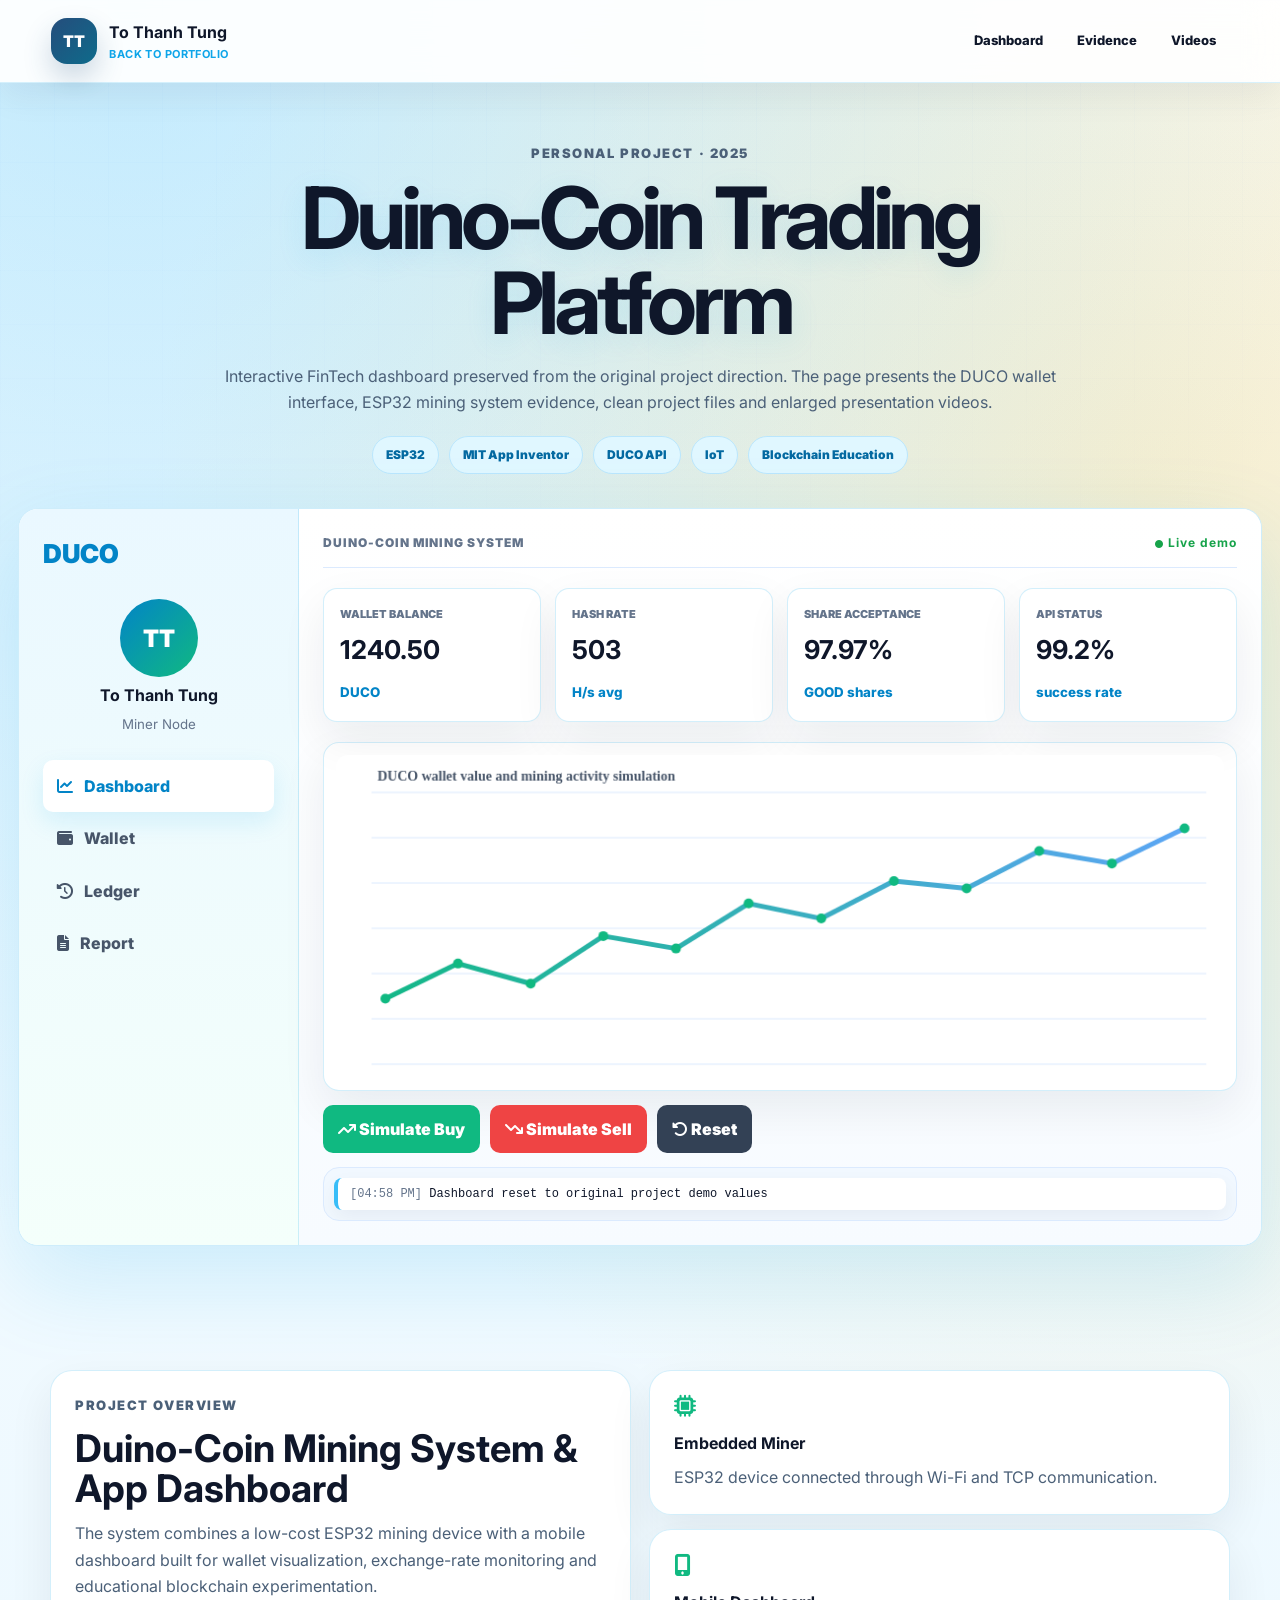
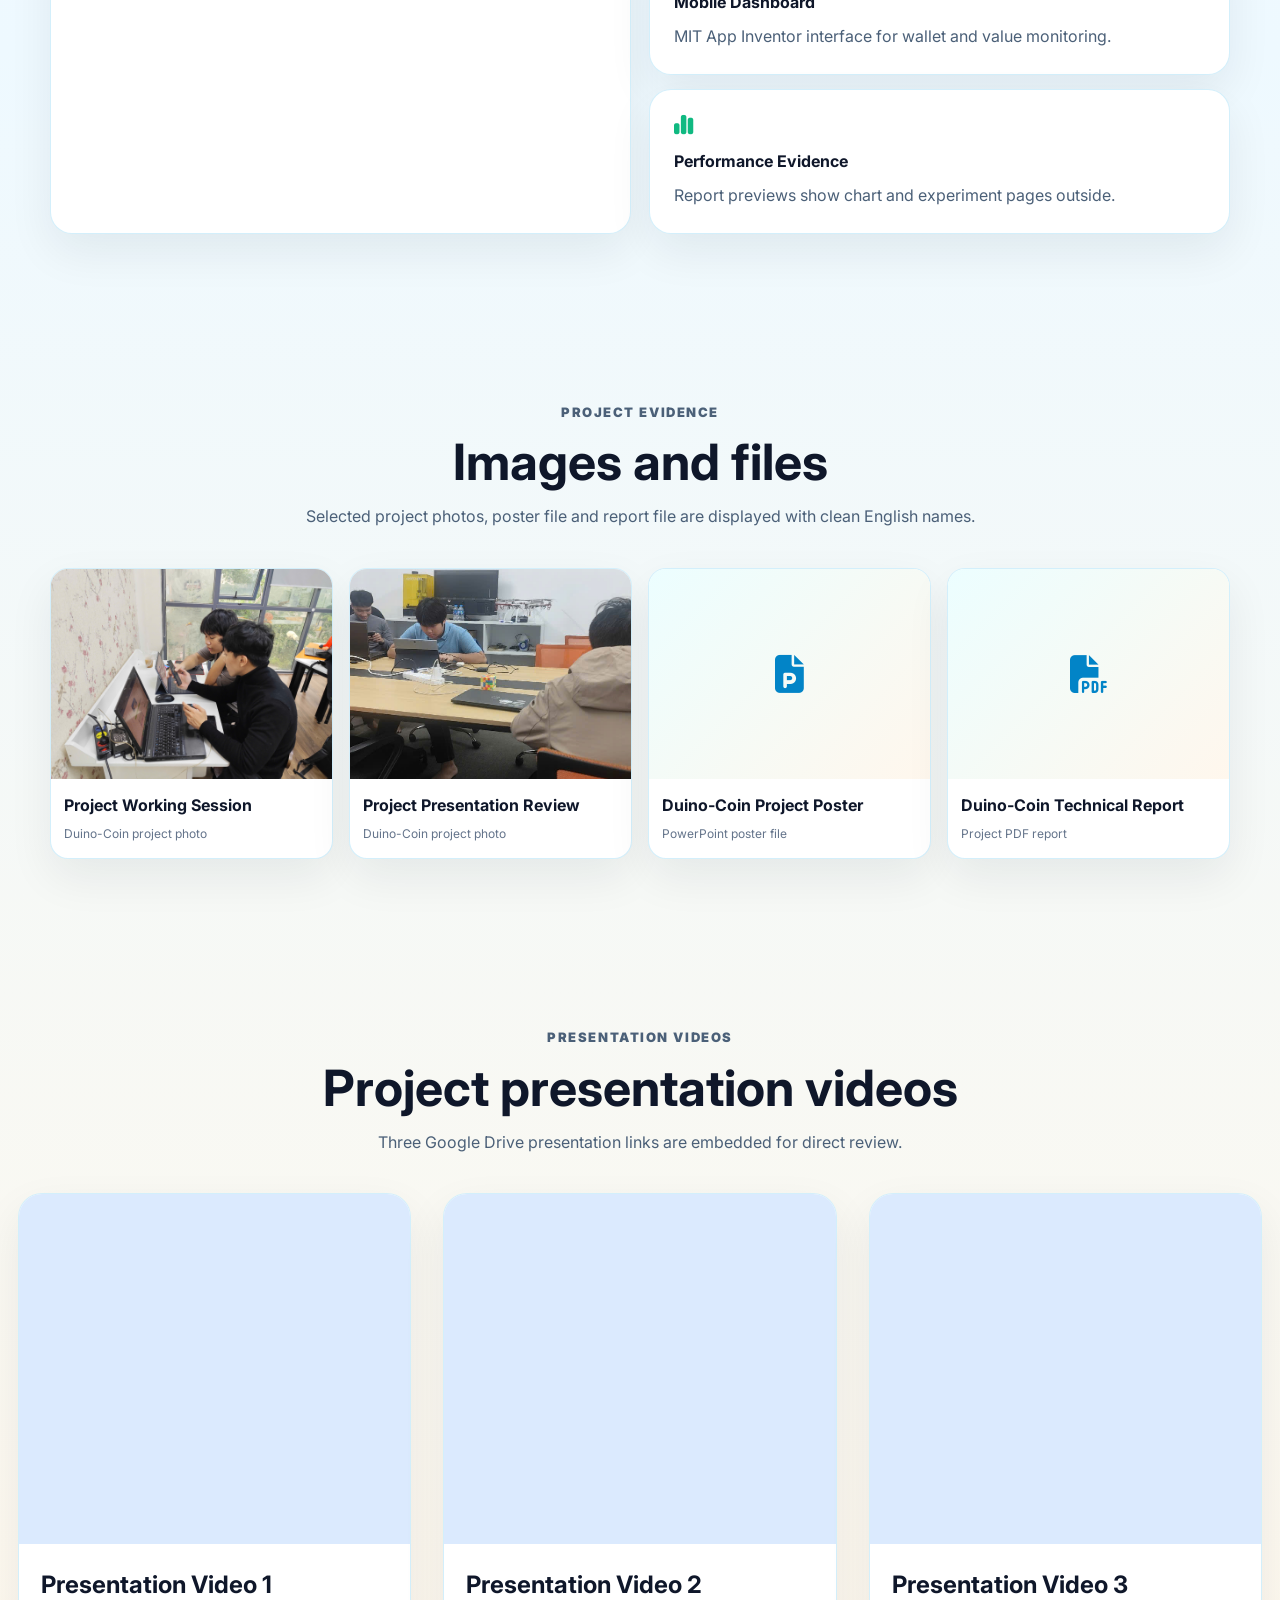
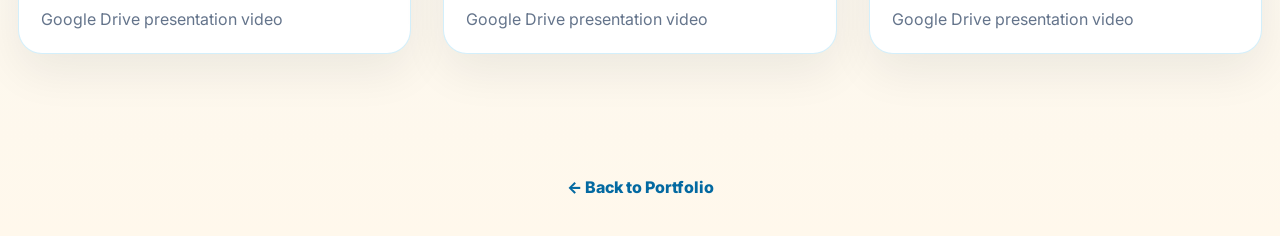
<file: project.html>
<!DOCTYPE html>
<html lang="en">
<head>
  <meta charset="UTF-8" />
  <meta name="viewport" content="width=device-width, initial-scale=1.0" />
  <title>Duino-Coin Trading Platform | To Thanh Tung</title>
  <meta name="description" content="Duino-Coin Trading Platform project page by To Thanh Tung." />
  <link rel="preconnect" href="https://fonts.googleapis.com">
  <link rel="preconnect" href="https://fonts.gstatic.com" crossorigin>
  <link href="https://fonts.googleapis.com/css2?family=Inter:wght@400;500;600;700;800;900&display=swap" rel="stylesheet">
  <link rel="stylesheet" href="https://cdnjs.cloudflare.com/ajax/libs/font-awesome/6.5.0/css/all.min.css">
  <link rel="stylesheet" href="style.css" />
</head>
<body class="project-page">
  <header class="site-header project-header">
    <a class="brand" href="index.html">
      <span class="brand-mark">TT</span>
      <span><b>To Thanh Tung</b><small>Back to Portfolio</small></span>
    </a>
    <nav class="main-nav">
      <a href="#dashboard">Dashboard</a>
      <a href="#evidence">Evidence</a>
      <a href="#videos">Videos</a>
    </nav>
  </header>

  <main>
    <section class="project-hero" id="dashboard">
      <div class="project-title reveal">
        <p class="eyebrow">Personal Project · 2025</p>
        <h1>Duino-Coin Trading Platform</h1>
        <p>Interactive FinTech dashboard preserved from the original project direction. The page presents the DUCO wallet interface, ESP32 mining system evidence, clean project files and enlarged presentation videos.</p>
        <div class="project-tags"><span>ESP32</span><span>MIT App Inventor</span><span>DUCO API</span><span>IoT</span><span>Blockchain Education</span></div>
      </div>

      <div class="trade-terminal reveal delay-1">
        <aside class="terminal-side">
          <div class="terminal-logo">DUCO</div>
          <div class="terminal-user"><span>TT</span><b>To Thanh Tung</b><small>Miner Node</small></div>
          <button class="side-item active"><i class="fa-solid fa-chart-line"></i> Dashboard</button>
          <button class="side-item"><i class="fa-solid fa-wallet"></i> Wallet</button>
          <button class="side-item"><i class="fa-solid fa-clock-rotate-left"></i> Ledger</button>
          <button class="side-item"><i class="fa-solid fa-file-lines"></i> Report</button>
        </aside>
        <section class="terminal-main">
          <div class="terminal-top"><span>DUINO-COIN MINING SYSTEM</span><b><i class="fa-solid fa-circle"></i> Live demo</b></div>
          <div class="wallet-grid">
            <div class="wallet-card"><span>Wallet Balance</span><b id="balanceVal">1240.50</b><small>DUCO</small></div>
            <div class="wallet-card"><span>Hash Rate</span><b id="hashVal">503</b><small>H/s avg</small></div>
            <div class="wallet-card"><span>Share Acceptance</span><b>97.97%</b><small>GOOD shares</small></div>
            <div class="wallet-card"><span>API Status</span><b>99.2%</b><small>success rate</small></div>
          </div>
          <div class="chart-panel">
            <canvas id="tradeChart" width="900" height="320"></canvas>
          </div>
          <div class="trade-controls">
            <button class="trade-btn buy" id="buyBtn"><i class="fa-solid fa-arrow-trend-up"></i> Simulate Buy</button>
            <button class="trade-btn sell" id="sellBtn"><i class="fa-solid fa-arrow-trend-down"></i> Simulate Sell</button>
            <button class="trade-btn reset" id="resetBtn"><i class="fa-solid fa-rotate-left"></i> Reset</button>
          </div>
          <div class="ledger" id="ledgerBox"></div>
        </section>
      </div>
    </section>

    <section class="section project-summary reveal">
      <div class="summary-card">
        <p class="eyebrow">Project Overview</p>
        <h2>Duino-Coin Mining System & App Dashboard</h2>
        <p>The system combines a low-cost ESP32 mining device with a mobile dashboard built for wallet visualization, exchange-rate monitoring and educational blockchain experimentation.</p>
      </div>
      <div class="summary-grid">
        <div><i class="fa-solid fa-microchip"></i><b>Embedded Miner</b><span>ESP32 device connected through Wi-Fi and TCP communication.</span></div>
        <div><i class="fa-solid fa-mobile-screen-button"></i><b>Mobile Dashboard</b><span>MIT App Inventor interface for wallet and value monitoring.</span></div>
        <div><i class="fa-solid fa-chart-simple"></i><b>Performance Evidence</b><span>Report previews show chart and experiment pages outside.</span></div>
      </div>
    </section>

    <section id="evidence" class="section evidence-section">
      <div class="section-head reveal">
        <p class="eyebrow">Project Evidence</p>
        <h2>Images and files</h2>
        <p>Selected project photos, poster file and report file are displayed with clean English names.</p>
      </div>
      <div class="evidence-grid reveal" id="projectEvidence"></div>
    </section>


    <section id="videos" class="section video-section">
      <div class="section-head reveal">
        <p class="eyebrow">Presentation Videos</p>
        <h2>Project presentation videos</h2>
        <p>Three Google Drive presentation links are embedded for direct review.</p>
      </div>
      <div class="video-grid reveal" id="videoGrid"></div>
    </section>
  </main>

  <footer class="footer project-footer"><a href="index.html">← Back to Portfolio</a></footer>

  <div class="modal" id="mediaModal" aria-hidden="true">
    <button class="modal-close" id="modalClose" aria-label="Close">×</button>
    <div class="modal-box" id="modalBox"></div>
  </div>

  <script src="script.js"></script>
</body>
</html>
</file>
<file: style.css>
:root{
  --ink:#17345c;
  --muted:#5f7189;
  --line:#d9e4ef;
  --bg:#eef5fb;
  --paper:#ffffff;
  --gold:#c27a2c;
  --gold-2:#f0b35a;
  --blue:#254d7c;
  --sky:#5ab8d9;
  --green:#10b981;
  --red:#ef4444;
  --shadow:0 22px 60px rgba(31,58,93,.16);
  --radius:28px;
}
*{box-sizing:border-box;margin:0;padding:0}
html{scroll-behavior:smooth}
body{font-family:Inter,system-ui,-apple-system,Segoe UI,sans-serif;background:radial-gradient(circle at 12% 8%,#fff 0,#eef5fb 38%,#e5eef7 100%);color:var(--ink);line-height:1.65;overflow-x:hidden}
a{text-decoration:none;color:inherit} button{font:inherit} img{display:block;max-width:100%}
body:before{content:"";position:fixed;inset:0;pointer-events:none;background:linear-gradient(90deg,rgba(255,255,255,.42) 1px,transparent 1px),linear-gradient(180deg,rgba(255,255,255,.38) 1px,transparent 1px);background-size:54px 54px;mask-image:linear-gradient(#000,transparent 78%);opacity:.42;z-index:-1}
.site-header{position:sticky;top:0;z-index:30;display:flex;align-items:center;justify-content:space-between;gap:22px;padding:18px clamp(18px,4vw,64px);background:rgba(246,250,255,.82);backdrop-filter:blur(18px);border-bottom:1px solid rgba(201,215,229,.75)}
.brand{display:flex;align-items:center;gap:12px;font-weight:900}.brand-mark{width:46px;height:46px;border-radius:16px;display:grid;place-items:center;background:linear-gradient(135deg,var(--blue),#0e6b8b);color:white;box-shadow:0 14px 28px rgba(37,77,124,.22)}.brand small{display:block;font-size:11px;color:var(--muted);font-weight:700;letter-spacing:.04em;text-transform:uppercase}.main-nav{display:flex;gap:8px;flex-wrap:wrap}.main-nav a{font-size:13px;font-weight:800;color:#3c5574;padding:10px 13px;border-radius:999px}.main-nav a:hover{background:white;color:var(--blue);box-shadow:0 8px 24px rgba(31,58,93,.08)}
.section{width:min(1180px,calc(100% - 36px));margin:0 auto;padding:84px 0}.eyebrow{font-size:13px;text-transform:uppercase;font-weight:900;letter-spacing:.12em;color:var(--gold);margin-bottom:12px}.section-head{text-align:center;max-width:780px;margin:0 auto 38px}.section-head h2{font-size:clamp(30px,4vw,50px);line-height:1.08;margin-bottom:14px}.section-head p{color:var(--muted)}
.hero-section{min-height:calc(100vh - 82px);width:min(1180px,calc(100% - 36px));margin:0 auto;display:grid;grid-template-columns:1.05fr .75fr;align-items:center;gap:44px;padding:70px 0}.hero-copy h1{font-size:clamp(58px,9vw,118px);line-height:.88;letter-spacing:-.07em;margin-bottom:22px}.hero-copy h1 span{display:block;color:var(--gold)}.lead{font-size:clamp(17px,2vw,22px);color:#425b78;max-width:720px}.hero-actions{display:flex;gap:13px;flex-wrap:wrap;margin-top:28px}.btn{border:0;border-radius:999px;padding:13px 18px;font-weight:900;display:inline-flex;align-items:center;justify-content:center;gap:9px;cursor:pointer;transition:.25s}.btn.primary{background:linear-gradient(135deg,var(--blue),#0b7fa5);color:white;box-shadow:0 15px 32px rgba(37,77,124,.24)}.btn.soft{background:white;color:var(--blue);border:1px solid var(--line)}.btn:hover{transform:translateY(-2px)}
.hero-card{background:rgba(255,255,255,.74);border:1px solid rgba(255,255,255,.9);padding:24px;border-radius:40px;box-shadow:var(--shadow);position:relative}.hero-card:before{content:"";position:absolute;inset:-18px;z-index:-1;border-radius:54px;background:linear-gradient(135deg,rgba(194,122,44,.24),rgba(90,184,217,.22));filter:blur(14px)}.portrait-frame{aspect-ratio:4/5;border-radius:30px;overflow:hidden;background:#dce9f5}.portrait-frame img{width:100%;height:100%;object-fit:cover}.quick-stats{display:grid;grid-template-columns:repeat(3,1fr);gap:10px;margin-top:14px}.quick-stats div{background:#f7fbff;border:1px solid var(--line);border-radius:20px;padding:14px;text-align:center}.quick-stats b{display:block;font-size:20px}.quick-stats span{font-size:12px;color:var(--muted);font-weight:800}
.intro-strip{display:grid;grid-template-columns:.9fr 1fr;gap:28px;align-items:end;background:rgba(255,255,255,.68);border:1px solid rgba(255,255,255,.95);border-radius:var(--radius);padding:42px;box-shadow:var(--shadow)}.intro-strip h2{font-size:clamp(28px,3.4vw,46px);line-height:1.08}.intro-strip p{color:var(--muted)}
.awards-section{width:min(1400px,calc(100% - 28px))}.award-carousel{position:relative;min-height:570px;padding:24px 0 60px}.car-stage{position:relative;height:440px;perspective:1200px}.award-card{position:absolute;top:50%;left:50%;width:330px;height:420px;border:0;background:transparent;border-radius:24px;overflow:hidden;box-shadow:0 26px 60px rgba(23,52,92,.18);cursor:pointer;transition:transform .55s ease,opacity .55s ease,filter .55s ease;transform:translate(-50%,-50%);transform-style:preserve-3d}.award-card img,.award-card .img-fallback{width:100%;height:100%;object-fit:cover}.award-card .award-caption{position:absolute;left:14px;right:14px;bottom:14px;padding:12px;border-radius:16px;background:rgba(255,255,255,.9);font-weight:900;color:var(--ink);font-size:13px;opacity:0;transform:translateY(10px);transition:.25s}.award-card.is-active .award-caption,.award-card:hover .award-caption{opacity:1;transform:translateY(0)}.award-card[data-pos="0"]{transform:translate(-50%,-50%) scale(1.05);z-index:9}.award-card[data-pos="-1"]{transform:translate(-98%,-50%) rotateY(18deg) scale(.9);z-index:8}.award-card[data-pos="1"]{transform:translate(-2%,-50%) rotateY(-18deg) scale(.9);z-index:8}.award-card[data-pos="-2"]{transform:translate(-142%,-50%) rotateY(30deg) scale(.76);z-index:6;filter:saturate(.8);opacity:.88}.award-card[data-pos="2"]{transform:translate(42%,-50%) rotateY(-30deg) scale(.76);z-index:6;filter:saturate(.8);opacity:.88}.award-card[data-pos="-3"]{transform:translate(-180%,-50%) rotateY(40deg) scale(.62);z-index:4;opacity:.55}.award-card[data-pos="3"]{transform:translate(80%,-50%) rotateY(-40deg) scale(.62);z-index:4;opacity:.55}.award-card.is-hidden{opacity:0;pointer-events:none;transform:translate(-50%,-50%) scale(.45)}.car-arrow{position:absolute;top:255px;z-index:15;width:58px;height:58px;border:0;border-radius:50%;background:#23476f;color:white;display:grid;place-items:center;font-size:26px;cursor:pointer;box-shadow:0 16px 28px rgba(35,71,111,.24)}.car-arrow.left{left:calc(50% - 650px)}.car-arrow.right{right:calc(50% - 650px)}.car-arrow:hover{background:var(--gold)}.car-dots{position:absolute;bottom:8px;left:0;right:0;display:flex;gap:11px;justify-content:center}.car-dots button{width:12px;height:12px;border-radius:50%;border:0;background:#c9d6e5;cursor:pointer}.car-dots button.active{background:var(--gold);transform:scale(1.15)}
.project-promo{display:grid;grid-template-columns:1fr .78fr;gap:26px;align-items:center;background:linear-gradient(135deg,#ffffff,#eef7ff);border:1px solid white;border-radius:36px;padding:46px;box-shadow:var(--shadow)}.promo-copy h2{font-size:clamp(34px,5vw,64px);line-height:1;margin-bottom:18px}.promo-copy p{color:var(--muted);margin-bottom:20px}.mini-dashboard{background:#0b0f19;color:white;border-radius:30px;padding:24px;box-shadow:0 30px 60px rgba(11,15,25,.28)}.mini-top{display:flex;justify-content:space-between;color:#a7f3d0;font-weight:900}.mini-balance{font-size:48px;font-weight:900;margin:24px 0}.mini-balance small{font-size:16px;color:#94a3b8}.mini-bars{display:flex;align-items:end;gap:10px;height:130px}.mini-bars i{display:block;flex:1;border-radius:14px 14px 6px 6px;background:linear-gradient(180deg,#10b981,#064e3b)}.mini-bars i:nth-child(1){height:32%}.mini-bars i:nth-child(2){height:55%}.mini-bars i:nth-child(3){height:44%}.mini-bars i:nth-child(4){height:82%}.mini-bars i:nth-child(5){height:70%}
.filter-tabs{display:flex;gap:10px;justify-content:center;flex-wrap:wrap;margin-bottom:28px}.filter-tabs button{border:1px solid var(--line);background:white;color:var(--blue);font-weight:900;border-radius:999px;padding:10px 18px;cursor:pointer}.filter-tabs button.active,.filter-tabs button:hover{background:var(--blue);color:white}.activity-grid{display:grid;grid-template-columns:repeat(2,minmax(0,1fr));gap:22px}.activity-card{background:rgba(255,255,255,.78);border:1px solid white;border-radius:28px;padding:22px;box-shadow:0 18px 42px rgba(31,58,93,.1)}.activity-card h3{font-size:24px;line-height:1.14;margin:10px 0}.activity-card p{color:var(--muted);font-size:14px}.activity-meta{display:flex;justify-content:space-between;gap:12px;color:var(--gold);font-size:12px;font-weight:900;text-transform:uppercase}.thumbs{display:grid;grid-template-columns:repeat(5,1fr);gap:8px;margin:16px 0}.thumbs button{border:0;background:#dce9f5;border-radius:14px;overflow:hidden;aspect-ratio:1/1;cursor:pointer}.thumbs img,.thumbs .img-fallback{width:100%;height:100%;object-fit:cover}.more-thumb{display:grid;place-items:center;background:#23476f;color:white;font-weight:900;border-radius:14px}.open-card{width:100%;border:1px solid var(--line);background:#f8fbff;color:var(--blue);border-radius:16px;padding:11px;font-weight:900;cursor:pointer}.open-card:hover{background:var(--blue);color:white}.contact-section{background:#17345c;color:white;border-radius:36px;padding:46px;text-align:center}.contact-section p{color:#d5e2ef}.footer{text-align:center;color:var(--muted);font-weight:800;padding:36px}
.modal{position:fixed;inset:0;z-index:100;display:none;align-items:center;justify-content:center;background:rgba(12,22,36,.78);backdrop-filter:blur(14px);padding:22px}.modal.show{display:flex}.modal-close{position:absolute;top:22px;right:26px;border:0;background:white;color:var(--ink);width:48px;height:48px;border-radius:50%;font-size:30px;cursor:pointer;z-index:2}.modal-box{background:white;border-radius:30px;max-width:min(1100px,96vw);max-height:88vh;overflow:auto;box-shadow:0 30px 80px rgba(0,0,0,.35)}.modal-image{max-height:78vh;width:auto;margin:auto;border-radius:24px}.modal-content{padding:28px}.modal-content h2{font-size:34px;margin-bottom:10px}.modal-content p{color:var(--muted);margin-bottom:18px}.modal-gallery{display:grid;grid-template-columns:repeat(auto-fill,minmax(180px,1fr));gap:14px}.modal-gallery button,.modal-gallery a{border:1px solid var(--line);background:#f8fbff;border-radius:18px;overflow:hidden;color:var(--ink);font-weight:800;text-align:left;cursor:pointer}.modal-gallery img,.modal-gallery .img-fallback,.file-tile{width:100%;aspect-ratio:4/3;object-fit:cover}.modal-gallery span{display:block;padding:10px;font-size:12px}.file-tile{display:grid;place-items:center;background:linear-gradient(135deg,#e8f2fb,#fff);color:var(--blue);font-size:34px}.img-fallback{display:grid;place-items:center;background:linear-gradient(135deg,#e3edf7,#fff);color:var(--blue);font-weight:900;text-align:center;padding:10px}.img-fallback span{font-size:12px}
.reveal{opacity:0;transform:translateY(22px);transition:.65s ease}.reveal.show{opacity:1;transform:translateY(0)}.delay-1{transition-delay:.12s}
/* Project page */
.project-page{background:#09090b;color:#f4f4f5}.project-page:before{opacity:.08}.project-header{background:rgba(9,9,11,.82);border-bottom:1px solid #27272a}.project-header .main-nav a{color:#a1a1aa}.project-header .main-nav a:hover{background:#18181b;color:#10b981}.project-hero{width:min(1260px,calc(100% - 36px));margin:0 auto;padding:60px 0 40px}.project-title{text-align:center;max-width:900px;margin:0 auto 34px}.project-title h1{font-size:clamp(46px,7vw,86px);line-height:.98;letter-spacing:-.06em;margin-bottom:18px}.project-title p{color:#a1a1aa}.project-tags{display:flex;justify-content:center;gap:10px;flex-wrap:wrap;margin-top:20px}.project-tags span{border:1px solid #27272a;background:#111114;color:#10b981;border-radius:999px;padding:8px 13px;font-size:12px;font-weight:900}.trade-terminal{display:grid;grid-template-columns:280px 1fr;background:#09090b;border:1px solid #27272a;border-radius:20px;overflow:hidden;box-shadow:0 30px 90px rgba(0,0,0,.38)}.terminal-side{border-right:1px solid #27272a;padding:24px;background:#0b0b0e}.terminal-logo{font-size:26px;font-weight:900;color:#10b981;margin-bottom:24px}.terminal-user{display:grid;gap:5px;justify-items:center;text-align:center;margin-bottom:24px}.terminal-user span{width:78px;height:78px;border-radius:50%;display:grid;place-items:center;background:#10b981;color:white;font-weight:900;font-size:24px}.terminal-user small{color:#71717a}.side-item{width:100%;border:0;background:transparent;color:#a1a1aa;text-align:left;padding:13px 14px;border-radius:10px;font-weight:800;display:flex;align-items:center;gap:11px}.side-item.active,.side-item:hover{background:#18181b;color:#10b981}.terminal-main{padding:24px}.terminal-top{display:flex;justify-content:space-between;border-bottom:1px solid #27272a;padding-bottom:15px;color:#71717a;font-size:12px;font-weight:900;letter-spacing:.08em}.terminal-top b{color:#10b981}.terminal-top i{font-size:8px}.wallet-grid{display:grid;grid-template-columns:repeat(4,1fr);gap:14px;margin:20px 0}.wallet-card{background:#0e0e12;border:1px solid #27272a;border-radius:14px;padding:16px}.wallet-card span{display:block;color:#71717a;font-size:11px;font-weight:900;text-transform:uppercase}.wallet-card b{display:block;font-size:26px;margin:6px 0}.wallet-card small{color:#10b981;font-weight:800}.chart-panel{background:#0e0e12;border:1px solid #27272a;border-radius:16px;padding:12px}#tradeChart{width:100%;height:auto}.trade-controls{display:flex;gap:10px;margin:14px 0;flex-wrap:wrap}.trade-btn{border:0;border-radius:10px;padding:11px 15px;font-weight:900;cursor:pointer}.trade-btn.buy{background:#10b981;color:white}.trade-btn.sell{background:#ef4444;color:white}.trade-btn.reset{background:#27272a;color:#e4e4e7}.ledger{display:grid;gap:8px;max-height:150px;overflow:auto}.ledger p{background:#111114;border-left:4px solid #71717a;border-radius:8px;padding:9px 12px;font:12px ui-monospace,monospace;color:#d4d4d8}.ledger p.buy{border-left-color:#10b981}.ledger p.sell{border-left-color:#ef4444}.ledger span{color:#71717a}.project-page .section{color:#f4f4f5}.project-page .section-head p,.project-page .summary-card p{color:#a1a1aa}.project-page code{color:#10b981}.project-summary{display:grid;grid-template-columns:1fr 1fr;gap:18px}.summary-card,.summary-grid div{background:#0e0e12;border:1px solid #27272a;border-radius:22px;padding:24px}.summary-card h2{font-size:38px;line-height:1.05;margin-bottom:12px}.summary-grid{display:grid;gap:14px}.summary-grid i{color:#10b981;font-size:22px}.summary-grid b{display:block;margin:8px 0}.summary-grid span{color:#a1a1aa}.evidence-grid,.pdf-grid,.video-grid{display:grid;grid-template-columns:repeat(auto-fill,minmax(240px,1fr));gap:16px}.evidence-card,.pdf-card,.video-card{background:#0e0e12;border:1px solid #27272a;border-radius:18px;overflow:hidden;color:white}.evidence-card button,.evidence-card a,.pdf-card button{width:100%;border:0;background:transparent;color:white;text-align:left;cursor:pointer;display:block}.evidence-card img,.pdf-card img{width:100%;aspect-ratio:4/3;object-fit:cover}.evidence-card div,.pdf-card div{padding:13px}.evidence-card b,.pdf-card b{display:block}.evidence-card span,.pdf-card span{color:#a1a1aa;font-size:12px}.file-card{display:grid;place-items:center;aspect-ratio:4/3;background:#18181b;color:#10b981;font-size:38px}.video-card iframe{width:100%;aspect-ratio:16/9;border:0}.video-card div{padding:14px}.project-footer{background:#09090b}.project-footer a{color:#10b981}
@media (max-width:980px){.site-header{position:relative;align-items:flex-start;flex-direction:column}.hero-section,.intro-strip,.project-promo,.project-summary{grid-template-columns:1fr}.activity-grid{grid-template-columns:1fr}.trade-terminal{grid-template-columns:1fr}.terminal-side{border-right:0;border-bottom:1px solid #27272a}.wallet-grid{grid-template-columns:repeat(2,1fr)}.car-arrow.left{left:6px}.car-arrow.right{right:6px}.award-card{width:270px;height:360px}.award-card[data-pos="-2"],.award-card[data-pos="2"],.award-card[data-pos="-3"],.award-card[data-pos="3"]{opacity:0;pointer-events:none}}
@media (max-width:620px){.section{width:calc(100% - 24px);padding:56px 0}.hero-section{width:calc(100% - 24px);grid-template-columns:1fr;padding:38px 0}.hero-copy h1{font-size:62px}.intro-strip,.project-promo{padding:24px}.wallet-grid{grid-template-columns:1fr}.thumbs{grid-template-columns:repeat(3,1fr)}.award-carousel{min-height:460px}.car-stage{height:350px}.award-card{width:236px;height:315px}.award-card[data-pos="-1"]{transform:translate(-72%,-50%) rotateY(18deg) scale(.82)}.award-card[data-pos="1"]{transform:translate(-28%,-50%) rotateY(-18deg) scale(.82)}}


/* === FINAL FIX: remove awards-gallery footprint and brighten project page === */
.awards-section{display:none!important;}

.project-page{
  background:
    radial-gradient(circle at 12% 8%, rgba(255,196,87,.32), transparent 34%),
    radial-gradient(circle at 88% 18%, rgba(45,212,191,.28), transparent 32%),
    linear-gradient(180deg,#f8fbff 0%, #edf8ff 42%, #fff7ea 100%) !important;
  color:#0f172a !important;
}
.project-page:before{
  opacity:.22 !important;
  background-image: linear-gradient(rgba(37,99,235,.08) 1px, transparent 1px), linear-gradient(90deg, rgba(37,99,235,.08) 1px, transparent 1px) !important;
}
.project-header{
  background:rgba(255,255,255,.86)!important;
  border-bottom:1px solid rgba(37,99,235,.13)!important;
  box-shadow:0 14px 34px rgba(15,23,42,.06)!important;
  backdrop-filter:blur(16px);
}
.project-header .main-nav a{color:#29415f!important;}
.project-header .main-nav a:hover{background:#e0f2fe!important;color:#0284c7!important;}
.project-header .brand small{color:#0ea5e9!important;}
.project-title p,.project-page .section-head p,.project-page .summary-card p,.project-page .summary-grid span{color:#52657c!important;}
.project-title h1{
  color:#0f172a!important;
  text-shadow:0 8px 30px rgba(14,165,233,.12);
}
.project-tags span{border:1px solid rgba(14,165,233,.25)!important;background:#ecfeff!important;color:#0369a1!important;}
.trade-terminal{background:white!important;border:1px solid rgba(14,165,233,.16)!important;box-shadow:0 30px 90px rgba(37,99,235,.14)!important;}
.terminal-side{background:linear-gradient(180deg,#eff6ff,#ecfeff)!important;border-right:1px solid rgba(14,165,233,.18)!important;}
.terminal-logo{color:#0284c7!important;}
.terminal-user span{background:linear-gradient(135deg,#0ea5e9,#22c55e)!important;}
.terminal-user small{color:#64748b!important;}
.side-item{color:#475569!important;}
.side-item.active,.side-item:hover{background:white!important;color:#0284c7!important;box-shadow:0 10px 24px rgba(14,165,233,.12)!important;}
.terminal-main{background:linear-gradient(180deg,#ffffff,#f8fbff)!important;}
.terminal-top{border-bottom:1px solid #dbeafe!important;color:#64748b!important;}
.terminal-top b{color:#16a34a!important;}
.wallet-card,.chart-panel,.summary-card,.summary-grid div,.evidence-card,.pdf-card,.video-card{background:#ffffff!important;border:1px solid rgba(14,165,233,.14)!important;color:#0f172a!important;box-shadow:0 18px 45px rgba(15,23,42,.08)!important;}
.wallet-card span,.evidence-card span,.pdf-card span,.video-card span{color:#64748b!important;}
.wallet-card small{color:#0284c7!important;}
.file-card{background:linear-gradient(135deg,#ecfeff,#fff7ed)!important;color:#0284c7!important;}
.project-page code{background:#e0f2fe;color:#0369a1;padding:2px 6px;border-radius:7px;}
.project-page .btn.soft{background:#e0f2fe!important;color:#0369a1!important;border:1px solid rgba(14,165,233,.22)!important;}
.project-footer{background:transparent!important;}
.project-footer a{color:#0369a1!important;}
#tradeChart{background:#ffffff;border-radius:12px;}

/* Bigger, centered presentation video cards */
.video-section{width:min(1540px,calc(100% - 36px))!important;}
.video-section .section-head{text-align:center;max-width:900px;margin-left:auto;margin-right:auto;}
.video-grid{grid-template-columns:repeat(3,minmax(0,1fr))!important;gap:28px!important;}
.video-card{border-radius:24px!important;overflow:hidden;}
.video-card iframe{width:100%!important;aspect-ratio:16/9!important;min-height:300px;border:0!important;background:#dbeafe;}
.video-card div{padding:20px 22px!important;}
.video-card b{font-size:22px;line-height:1.2;display:block;margin-bottom:6px;}

.report-section .section-head p:empty{display:none;}

@media(max-width:1100px){.video-grid{grid-template-columns:1fr!important}.video-card iframe{min-height:360px}.terminal-side{border-right:0!important;border-bottom:1px solid rgba(14,165,233,.18)!important}}
@media(max-width:620px){.video-card iframe{min-height:230px}.project-title h1{font-size:44px!important}}


/* === FINAL USER FIX: cleaner home hero, synced bright project colors, no PDF preview section === */
.hero-section{grid-template-columns:1fr!important;max-width:1040px;text-align:left;}
.hero-section .hero-copy{max-width:900px;}
.hero-card{display:none!important;}

.project-page, body.project-page{
  background:
    radial-gradient(circle at 10% 0%, rgba(56,189,248,.28), transparent 34%),
    radial-gradient(circle at 90% 15%, rgba(251,191,36,.22), transparent 32%),
    linear-gradient(180deg,#f8fcff 0%, #eef9ff 48%, #fff8ec 100%)!important;
  color:#0f172a!important;
}
.project-page .site-header, .project-header{
  background:rgba(255,255,255,.92)!important;
  color:#0f172a!important;
  border-bottom:1px solid rgba(14,165,233,.16)!important;
}
.project-page .brand b,.project-page .main-nav a,.project-page h1,.project-page h2,.project-page h3,.project-page h4,.project-page .section-head h2{color:#0f172a!important;}
.project-page .section,.project-page .project-title,.project-page .section-head,.project-page .summary-card{color:#0f172a!important;}
.project-page p,.project-page .project-title p,.project-page .section-head p,.project-page .summary-card p,.project-page .summary-grid span{color:#4b6078!important;}
.project-page .eyebrow{color:#0284c7!important;}
.project-tags span{background:#e0f7ff!important;border-color:#bae6fd!important;color:#0369a1!important;}
.trade-terminal{background:#ffffff!important;border:1px solid rgba(14,165,233,.20)!important;box-shadow:0 34px 90px rgba(14,165,233,.16)!important;}
.terminal-side{background:linear-gradient(180deg,#eaf8ff,#f4fffb)!important;border-right:1px solid rgba(14,165,233,.18)!important;}
.terminal-main{background:linear-gradient(180deg,#ffffff,#f7fbff)!important;}
.terminal-logo{color:#0284c7!important;}
.terminal-user span{background:linear-gradient(135deg,#0284c7,#10b981)!important;color:white!important;}
.terminal-user b{color:#0f172a!important;}
.side-item{color:#475569!important;}
.side-item.active,.side-item:hover{background:#ffffff!important;color:#0284c7!important;}
.wallet-card,.chart-panel,.summary-card,.summary-grid div,.evidence-card,.video-card{background:#ffffff!important;border:1px solid rgba(14,165,233,.18)!important;color:#0f172a!important;box-shadow:0 18px 46px rgba(15,23,42,.07)!important;}
.evidence-card button,.evidence-card a{color:#0f172a!important;}
.evidence-card b,.video-card b,.wallet-card b{color:#0f172a!important;}
.evidence-card span,.video-card span,.wallet-card span{color:#64748b!important;}
.wallet-card small{color:#0284c7!important;}
.ledger{background:#f1f8ff!important;border:1px solid #dbeafe!important;border-radius:16px!important;padding:10px!important;max-height:170px!important;}
.ledger p{background:#ffffff!important;color:#0f172a!important;border-left-color:#38bdf8!important;box-shadow:0 8px 20px rgba(15,23,42,.05)!important;}
.ledger p.buy{border-left-color:#10b981!important;}
.ledger p.sell{border-left-color:#ef4444!important;}
.ledger span{color:#64748b!important;}
.trade-btn.reset{background:#334155!important;color:white!important;}
#report,.report-section{display:none!important;}
.video-section{width:min(1600px,calc(100% - 36px))!important;}
.video-grid{grid-template-columns:repeat(3,minmax(360px,1fr))!important;gap:32px!important;}
.video-card iframe{min-height:350px!important;}
.video-card b{font-size:24px!important;}
@media(max-width:1180px){.video-grid{grid-template-columns:1fr!important}.video-card iframe{min-height:360px!important}}
@media(max-width:680px){.video-card iframe{min-height:230px!important}.hero-section{text-align:left!important}}


/* === Detailed personal introduction section === */
.about-section{background:linear-gradient(135deg,rgba(255,255,255,.92),rgba(229,246,255,.82));border:1px solid rgba(255,255,255,.98);border-radius:36px;padding:46px!important;box-shadow:0 24px 70px rgba(31,58,93,.11);}
.about-head{max-width:940px;margin-bottom:28px;}
.about-head h2{font-size:clamp(30px,4vw,54px);line-height:1.04;letter-spacing:-.04em;color:#12355b;}
.about-grid{display:grid;grid-template-columns:1.5fr .75fr;gap:24px;align-items:stretch;}
.about-main-card,.about-profile-card,.about-focus-grid article{background:rgba(255,255,255,.84);border:1px solid #d7ecfb;border-radius:28px;padding:26px;box-shadow:0 18px 44px rgba(31,58,93,.08);}
.about-main-card h3,.about-profile-card h3,.about-focus-grid h3{color:#10233d;font-size:24px;margin-bottom:12px;}
.about-main-card p{color:#4b6078;font-size:16px;line-height:1.78;margin-bottom:14px;}
.about-profile-card{text-align:center;display:flex;flex-direction:column;align-items:center;justify-content:center;}
.about-name-mark{width:88px;height:88px;border-radius:28px;background:linear-gradient(135deg,#0ea5e9,#14b8a6);color:white;display:grid;place-items:center;font-size:32px;font-weight:900;margin-bottom:16px;box-shadow:0 18px 34px rgba(14,165,233,.22);}
.about-profile-card p{color:#60738a;margin-bottom:18px;}
.about-mini-list{display:grid;gap:10px;width:100%;text-align:left;}
.about-mini-list span{display:flex;align-items:center;gap:10px;background:#f5fbff;border:1px solid #d8ecfb;color:#29415e;border-radius:16px;padding:11px 12px;font-weight:800;font-size:13px;}
.about-mini-list i{color:#0ea5e9;width:18px;text-align:center;}
.about-focus-grid{display:grid;grid-template-columns:repeat(3,1fr);gap:18px;margin-top:20px;}
.about-focus-grid i{font-size:26px;color:#0ea5e9;margin-bottom:14px;}
.about-focus-grid p{color:#52657c;line-height:1.68;font-size:14px;}
@media(max-width:900px){.about-grid,.about-focus-grid{grid-template-columns:1fr}.about-section{padding:28px!important}}


/* === Restore highlight card without avatar + bring back SAT / IELTS evidence === */
.hero-section{
  grid-template-columns:minmax(0,1.05fr) minmax(360px,.72fr)!important;
  max-width:1320px!important;
  text-align:left!important;
  align-items:center!important;
}
.hero-section .hero-copy{max-width:760px!important;}
.hero-card.no-avatar-card{
  display:block!important;
  background:linear-gradient(135deg,rgba(255,255,255,.92),rgba(232,248,255,.86))!important;
  border:1px solid rgba(14,165,233,.18)!important;
  padding:28px!important;
  border-radius:34px!important;
  box-shadow:0 28px 70px rgba(14,165,233,.14)!important;
}
.hero-card.no-avatar-card .portrait-frame{display:none!important;}
.hero-card-head{margin-bottom:18px;}
.hero-card-head h2{font-size:28px;line-height:1.05;color:#0f2746;margin:6px 0 8px;letter-spacing:-.03em;}
.hero-card-head p{color:#52657c;line-height:1.55;font-weight:600;}
.hero-card.no-avatar-card .quick-stats{display:grid!important;grid-template-columns:repeat(3,1fr);gap:12px;margin-top:14px;}
.hero-card.no-avatar-card .quick-stats div{
  background:#fff!important;
  border:1px solid rgba(14,165,233,.16)!important;
  border-radius:20px!important;
  padding:16px 12px!important;
  text-align:center!important;
  box-shadow:0 12px 26px rgba(15,23,42,.05)!important;
}
.hero-card.no-avatar-card .quick-stats b{display:block;font-size:22px;color:#10233d;line-height:1;}
.hero-card.no-avatar-card .quick-stats span{display:block;margin-top:6px;font-size:12px;color:#64748b;font-weight:900;letter-spacing:.04em;text-transform:uppercase;}
.academic-stats{display:grid;grid-template-columns:1fr 1fr;gap:12px;margin-top:12px;}
.academic-stats div{
  background:linear-gradient(135deg,#ecfeff,#fff7ed)!important;
  border:1px solid rgba(14,165,233,.16)!important;
  border-radius:20px!important;
  padding:16px!important;
  min-height:108px;
}
.academic-stats i{color:#0284c7;font-size:22px;margin-bottom:12px;}
.academic-stats b{display:block;color:#10233d;font-size:22px;margin-bottom:4px;}
.academic-stats span{color:#52657c;font-size:13px;font-weight:800;line-height:1.35;}
.about-name-mark{display:none!important;}
@media(max-width:980px){.hero-section{grid-template-columns:1fr!important}.hero-card.no-avatar-card{margin-top:24px}.academic-stats{grid-template-columns:1fr}.hero-card.no-avatar-card .quick-stats{grid-template-columns:1fr 1fr 1fr}}
@media(max-width:560px){.hero-card.no-avatar-card .quick-stats{grid-template-columns:1fr}.hero-card.no-avatar-card{padding:22px!important}}
</file>
